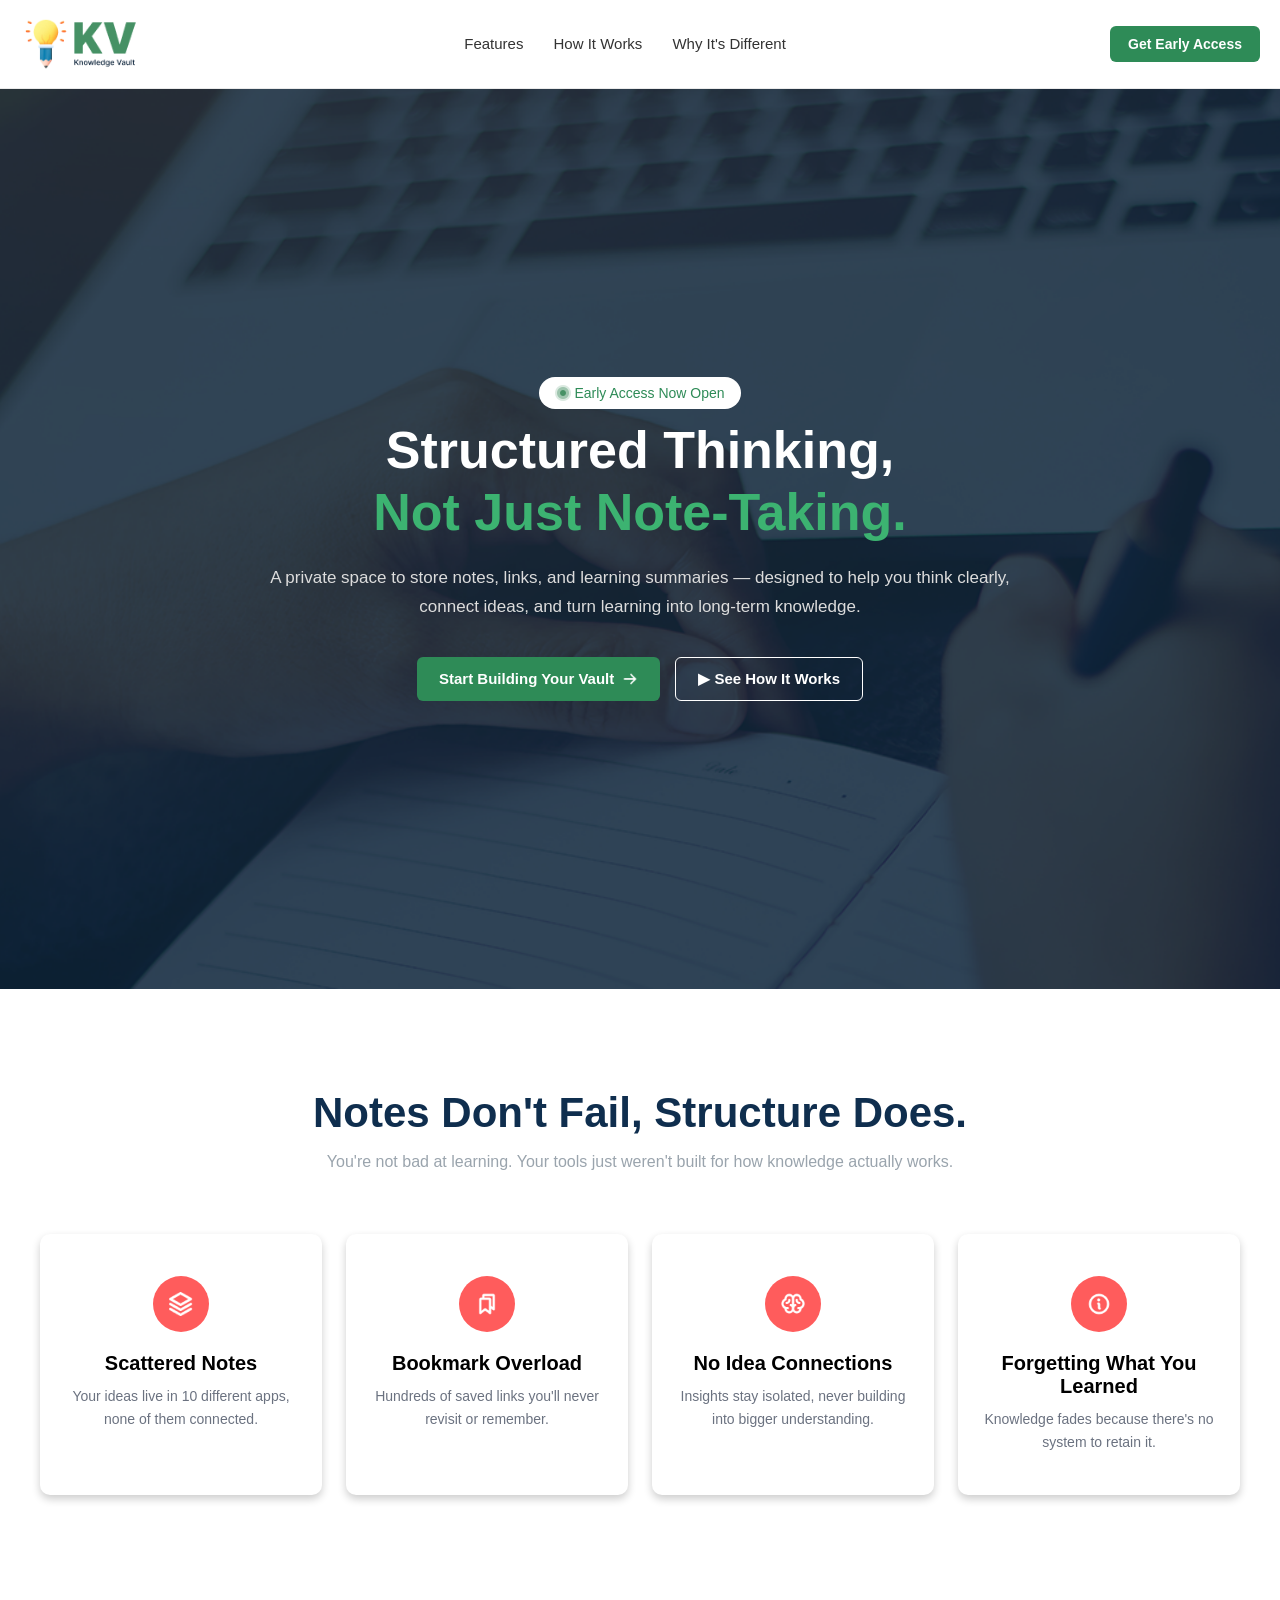
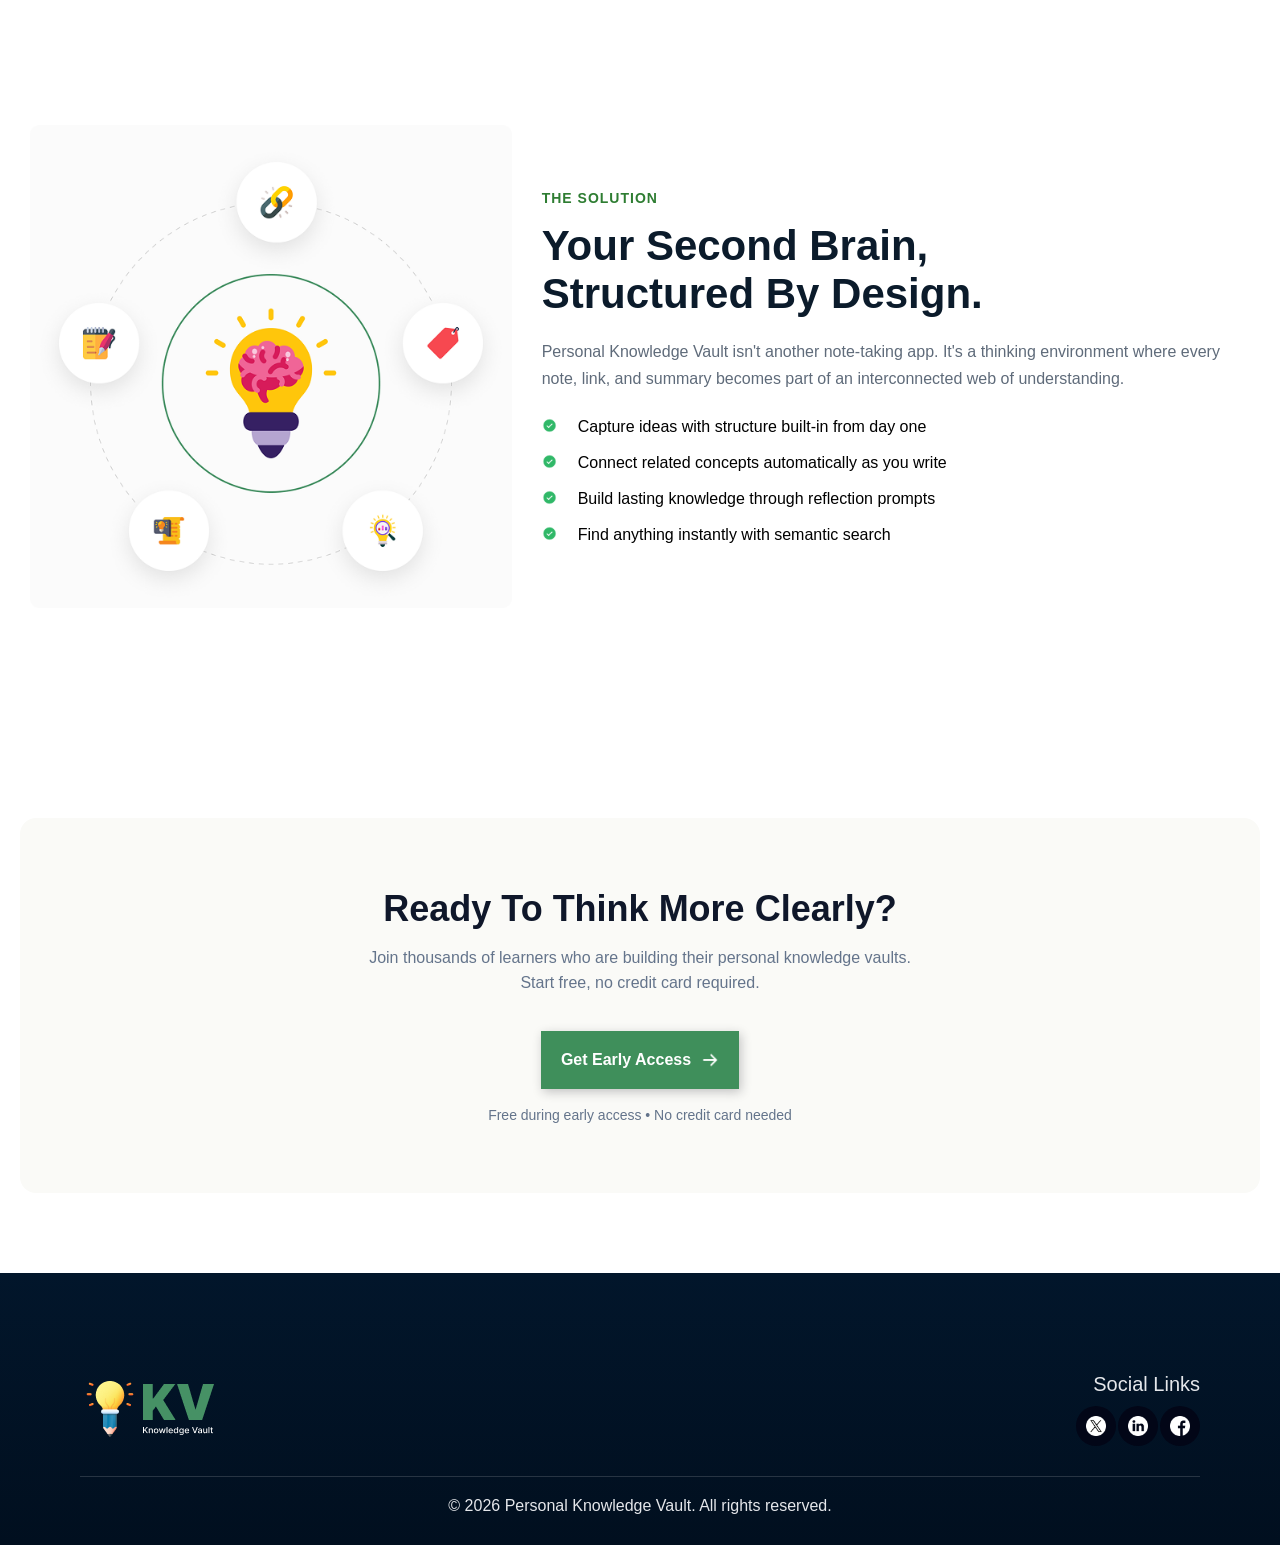
<file: index.html>
<!DOCTYPE html>
<html lang="en">
  <head>
    <meta charset="UTF-8" />
    <meta name="viewport" content="width=device-width, initial-scale=1.0" />
    <title>Assignment One</title>
    <link rel="stylesheet" href="styles.css" />
  </head>
   <header class="navbar">
        <div class="nav-container">

            <div class="logo">
                <img src="./images/logo-navbar.png" alt="KV Logo">
                
            </div>

            
            <nav class="menu">
                <a href="#">Features</a>
                <a href="#">How It Works</a>
                <a href="#">Why It's Different</a>
            </nav>

            
            <div class="nav-btn">
                <a href="#" class="btn">Get Early Access</a>
            </div>

        </div>
    </header>
    <section class="hero">
    <div class="hero-content">

        
        <a href="#" class="top-badge">
          <img src="./images/round style.png" alt="circle">
    <span>Early Access Now Open</span>
</a>

        
        <h1>
            Structured Thinking,<br>
            <span>Not Just Note-Taking.</span>
        </h1>

        
        <p class="hero-text">
            A private space to store notes, links, and learning summaries —
            designed to help you think clearly, connect ideas, and turn
            learning into long-term knowledge.
        </p>

       
        <div class="hero-buttons">
            <a href="#" class="btn primary">
                Start Building Your Vault
                <img src="./images/ArrowRight.png" alt="arrow">
            </a>

            <a href="#" class="btn outline">
                ▶ See How It Works
            </a>
        </div>

    </div>
</section>

<section class="problem">
    <div class="problem-head">
        <h2>Notes Don't Fail, Structure Does.</h2>
        <p>
            You're not bad at learning. Your tools just weren't built
            for how knowledge actually works.
        </p>
    </div>

    <div class="problem-cards">

        <div class="card">
            <div class="icon">
                <img src="./images/Vector.png" alt="Scattered Notes">
            </div>
            <h3>Scattered Notes</h3>
            <p>
                Your ideas live in 10 different apps,
                none of them connected.
            </p>
        </div>

        <div class="card">
            <div class="icon">
                <img src="./images/Bookmarks.png" alt="Bookmark Overload">
            </div>
            <h3>Bookmark Overload</h3>
            <p>
                Hundreds of saved links you'll never
                revisit or remember.
            </p>
        </div>

        <div class="card">
            <div class="icon">
                <img src="./images/Brain.png" alt="No Idea Connections">
            </div>
            <h3>No Idea Connections</h3>
            <p>
                Insights stay isolated, never building
                into bigger understanding.
            </p>
        </div>

        <div class="card">
            <div class="icon">
                <img src="./images/Info.png" alt="Forgetting What You Learned">
            </div>
            <h3>Forgetting What You Learned</h3>
            <p>
                Knowledge fades because there's
                no system to retain it.
            </p>
        </div>

    </div>
</section>
<section class="solution-section">
  <div class="solution-container">

    
    <div class="solution-image">
      <img src="./images/knowledge.png" alt="Second Brain Icon" class="main-icon">
    </div>

   
    <div class="solution-content">
      <span class="subtitle">THE SOLUTION</span>

      <h2>
        Your Second Brain,<br>
        Structured By Design.
      </h2>

      <p class="description">
        Personal Knowledge Vault isn't another note-taking app.
        It's a thinking environment where every note, link, and summary
        becomes part of an interconnected web of understanding.
      </p>

      <ul class="feature-list">
        <li>Capture ideas with structure built-in from day one</li>
        <br>
        <li>Connect related concepts automatically as you write</li>
        <br>
        <li>Build lasting knowledge through reflection prompts</li>
        <br>
        <li>Find anything instantly with semantic search</li>
      </ul>
    </div>

  </div>
</section>

<section class="cta-section">
  <div class="cta-box">
    <h2>Ready To Think More Clearly?</h2>

    <p class="cta-text">
      Join thousands of learners who are building their personal knowledge vaults.<br>
      Start free, no credit card required.
    </p>

 <a href="#" class="cta-btn">
  Get Early Access
  <img src="./images/ArrowRight.png" alt="" class="arrow-icon">
</a>


    <p class="cta-note">
      Free during early access • No credit card needed
    </p>
  </div>
</section>
<footer class="footer">
  <div class="footer-top">

    <div class="footer-brand">
      <img src="./images/logo-footer.png" alt="Knowledge Vault Logo">
    
    </div>

    <div class="footer-social">
      <p>Social Links</p>
      <div class="social-icons">
        <a href="#">
          <img src="./images/twitter.png" alt="X">
        </a>
        <a href="#">
          <img src="./images/linkedin.png" alt="LinkedIn">
        </a>
        <a href="#">
          <img src="./images/facebook.png" alt="Facebook">
        </a>
      </div>
    </div>

  </div>

  <div class="footer-bottom">
    © 2026 Personal Knowledge Vault. All rights reserved.
  </div>
</footer>


</body>
</html>
</file>
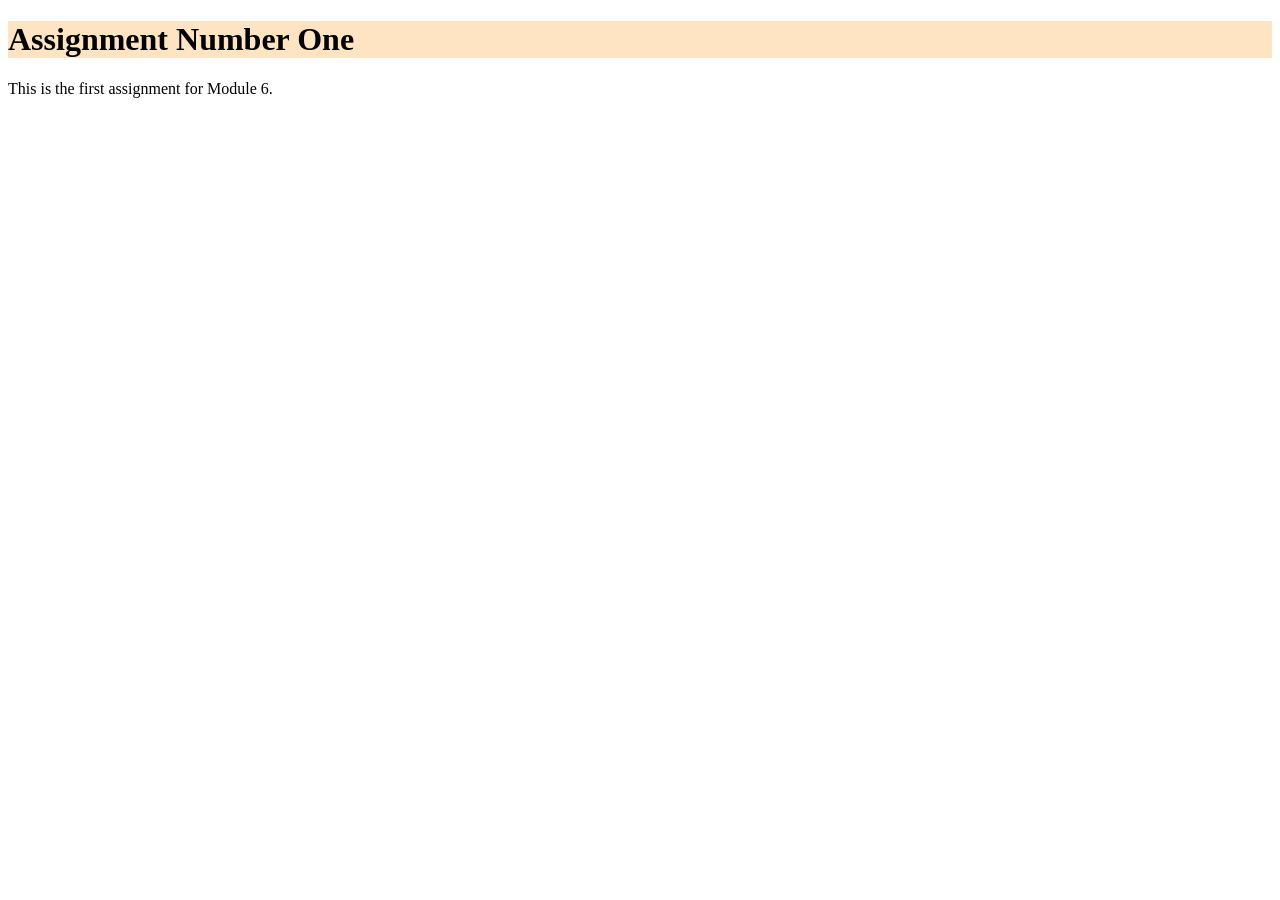
<file: assignment index.html>
<!DOCTYPE html>
<html lang="en">
  <head>
    <meta charset="UTF-8" />
    <meta name="viewport" content="width=device-width, initial-scale=1.0" />
    <title>Assignment One</title>
    <link rel="stylesheet" href="assignment styles.css" />
  </head>
  <body>
    <div class="headling">
      <h1>Assignment Number One</h1>
      <p>This is the first assignment for Module 6.</p>
    </div>
  </body>
</html>
</file>
<file: styles.css>
* {
  margin: 0;
  padding: 0;
  box-sizing: border-box;
  font-family: "Segoe UI", Tahoma, sans-serif;
}

.navbar {
  width: 100%;
  background-color: #ffffff;
  border-bottom: 1px solid #eaeaea;
}

.nav-container {
  max-width: 1800px;
  margin: auto;
  padding: 18px 20px;
  display: flex;
  align-items: center;
  justify-content: space-between;
}

/* .div p {
  font-size: x-small;
} */

.logo {
  display: flex;
  align-items: center;
  gap: 8px;
  font-weight: 700px;
  font-size: 36px;
  color: #2e8b57;
}

.logo img {
  width: 120px;
}

.menu {
  display: flex;
  gap: 30px;
}

.menu a {
  text-decoration: none;
  color: #333;
  font-size: 15px;
  font-weight: 500;
  font-style: bold;
}

.menu a:hover {
  color: #2e8b57;
}

.nav-btn .btn {
  background-color: #2e8b57;
  color: #fff;
  padding: 10px 18px;
  border-radius: 6px;
  text-decoration: none;
  font-size: 14px;
  font-weight: 600;
  transition: background-color 0.3s;
}

.nav-btn .btn:hover {
  background-color: #256f46;
}

* {
  margin: 0;
  padding: 0;
  box-sizing: border-box;
  font-family: Arial, Helvetica, sans-serif;
}

.hero {
  min-height: 100vh;

  background-image: url("images/hero-bg.png");

  background-size: cover;
  background-position: center;

  display: flex;
  align-items: center;
  justify-content: center;
  text-align: center;
  color: #ffffff;
  padding: 20px;
}

.hero-content {
  max-width: 800px;
}

.badge {
  display: inline-flex;
  align-items: center;
  gap: 8px;
  background: #ffffff;
  color: #2e8b57;
  padding: 8px 16px;
  border-radius: 20px;
  font-size: 15px;
  margin-bottom: 25px;
}
.top-badge {
  display: inline-flex;
  align-items: center;
  gap: 3px;
  background: #ffffff;
  color: #2e8b57;
  padding: 8px 16px;
  border-radius: 35px;
  font-size: 14px;
  margin-bottom: 10px;
  text-decoration: none;
}

.top-badge:hover {
  background: #e9e9e9;
  box-shadow: 0 4px 12px rgba(0, 0, 0, 0.15);
}

.hero h1 {
  font-size: 52px;
  line-height: 1.2;
  margin-bottom: 20px;
}

.hero h1 span {
  color: #3cb371;
}

.hero-text {
  font-size: 17px;
  line-height: 1.7;
  color: #dcdcdc;
  margin-bottom: 35px;
}

.hero-buttons {
  display: flex;
  gap: 15px;
  justify-content: center;
  flex-wrap: wrap;
}

.btn {
  display: inline-flex;
  align-items: center;
  gap: 8px;
  padding: 12px 22px;
  border-radius: 6px;
  text-decoration: none;
  font-size: 15px;
  font-weight: 600;
}

.btn.primary {
  background: #2e8b57;
  color: #ffffff;
}

.btn.primary img {
  width: 16px;
}

.btn.outline {
  border: 1px solid #ffffff;
  color: #ffffff;
}

/* .btn-green:hover {
  background: #9cfac6;
  box-shadow: 0 6px 14px rgba(0, 0, 0, 0.25);
  cursor: pointer;
} */

/* .btn-border:hover {
  background: rgba(255, 255, 255, 0.12);
  box-shadow: 0 6px 14px rgba(0, 0, 0, 0.25);
  cursor: pointer;
} */

.problem {
  background: #ffffff;
  padding: 100px 20px;
  color: #ffffff;
}

.problem-head {
  max-width: 700px;
  margin: 0 auto 60px;
  text-align: center;
}

.problem-head h2 {
  font-size: 42px;
  color: #0f2e4e;
  margin-bottom: 12px;
}

.problem-head p {
  font-size: 16px;
  color: #9aa4ad;
  line-height: 1.6;
}

.problem-cards {
  max-width: 1200px;
  margin: auto;
  display: grid;
  grid-template-columns: repeat(auto-fit, minmax(250px, 1fr));
  gap: 24px;
  border: 2px;
}

.card {
  background: #ffffff;
  color: #000000;
  padding: 42px 26px;
  border-radius: 10px;
  text-align: center;
  box-shadow: 0 4px 8px rgba(0, 0, 0, 0.2);
}

.card .icon {
  width: 56px;
  height: 56px;
  margin: 0 auto 20px;
  background: #ff5c5c;
  border-radius: 50%;

  display: flex;
  align-items: center;
  justify-content: center;
}

.card .icon img {
  width: 24px;
  height: 24px;
}

.card h3 {
  font-size: 20px;
  margin-bottom: 10px;
}

.card p {
  font-size: 14px;
  color: #6b7280;
  line-height: 1.6;
}
.solution-section {
  padding: 80px 0;
  background: #ffffff;
  font-family: Arial, Helvetica, sans-serif;
}

.solution-container {
  max-width: 1200px;
  margin: auto;
  padding: 0 20px;

  display: flex;
  align-items: center;
  gap: 60px;
}

.solution-image {
  width: 700px;
  display: flex;
  justify-content: center;
  padding: 50px;
}

.main-icon {
  width: 150%;
  max-width: 820px;
}

.subtitle {
  color: #2e7d32;
  font-size: 14px;
  font-weight: 600;
  letter-spacing: 1px;
  text-align: 30px;
}

.solution-content h2 {
  font-size: 42px;
  margin: 15px 0 20px;
  color: #0b1b2b;
}

.description {
  color: #5f6b7a;
  line-height: 1.7;
  margin-bottom: 25px;
}

.feature-list {
  list-style: none;
  padding-left: 0;
  margin: 0;
}

.feature-list li {
  position: relative;
  padding-left: 36px;
}

.feature-list li::before {
  content: "";
  position: absolute;
  left: 0;

  width: 15px;
  height: 15px;

  background-image: url("/images/CheckCircle.png");
  background-size: contain;
  background-repeat: no-repeat;
}

.cta-section {
  padding: 80px 20px;
  display: flex;
  justify-content: center;
}

.cta-box {
  width: 300%;
  max-width: 1500px;
  background: #fafaf7;
  border-radius: 16px;
  padding: 70px 40px;
  text-align: center;
}

.cta-box h2 {
  font-size: 36px;
  font-weight: 700;
  color: #0f172a;
  margin-bottom: 15px;
}

.cta-text {
  color: #64748b;
  font-size: 16px;
  margin-bottom: 35px;
  line-height: 1.6;
}

.cta-btn {
  display: inline-flex;
  align-items: center;
  gap: 10px;
  background: #3f8f5b;
  color: #ffffff;
  padding: 20px 20px;
  /* border-radius: 8px; */
  font-weight: 600;
  font-size: 16px;
  text-decoration: none;
  box-shadow: 2px 3px 10px #c2c2c2;
}

.arrow-icon {
  width: 18px;
  height: 18px;
}

.cta-note {
  margin-top: 18px;
  font-size: 14px;
  color: #64748b;
}

.footer {
  background: linear-gradient(180deg, #02162b, #010f1f);
  color: #cbd5f5;
  padding: 100px 80px 30px;
}

.footer-top {
  display: flex;
  justify-content: space-between;
  align-items: center;
}

.footer-brand {
  display: flex;
  align-items: center;
  gap: 10px;
}

.footer-brand img {
  height: 60px;
}

.footer-social {
  text-align: right;
}

.footer-social p {
  margin-bottom: 10px;
  font-size: 20px;
  color: #e5e7eb;
}

.social-icons {
  display: flex;
  gap: 2px;
  justify-content: flex-end;
}

.social-icons a {
  width: 40px;
  height: 40px;
  border-radius: 50%;
  background: #020617;
  display: flex;
  align-items: center;
  justify-content: center;
}

.social-icons img {
  width: 20px;
  height: 20px;
}

.footer-bottom {
  margin-top: 30px;
  padding-top: 20px;
  border-top: 1px solid rgba(255, 255, 255, 0.15);
  text-align: center;
  font-size: 16px;
  color: #e5e7eb;
}
</file>
<file: assignment styles.css>
.headling h1 {
  background-color: bisque;
  gap: 20px;
}
</file>
